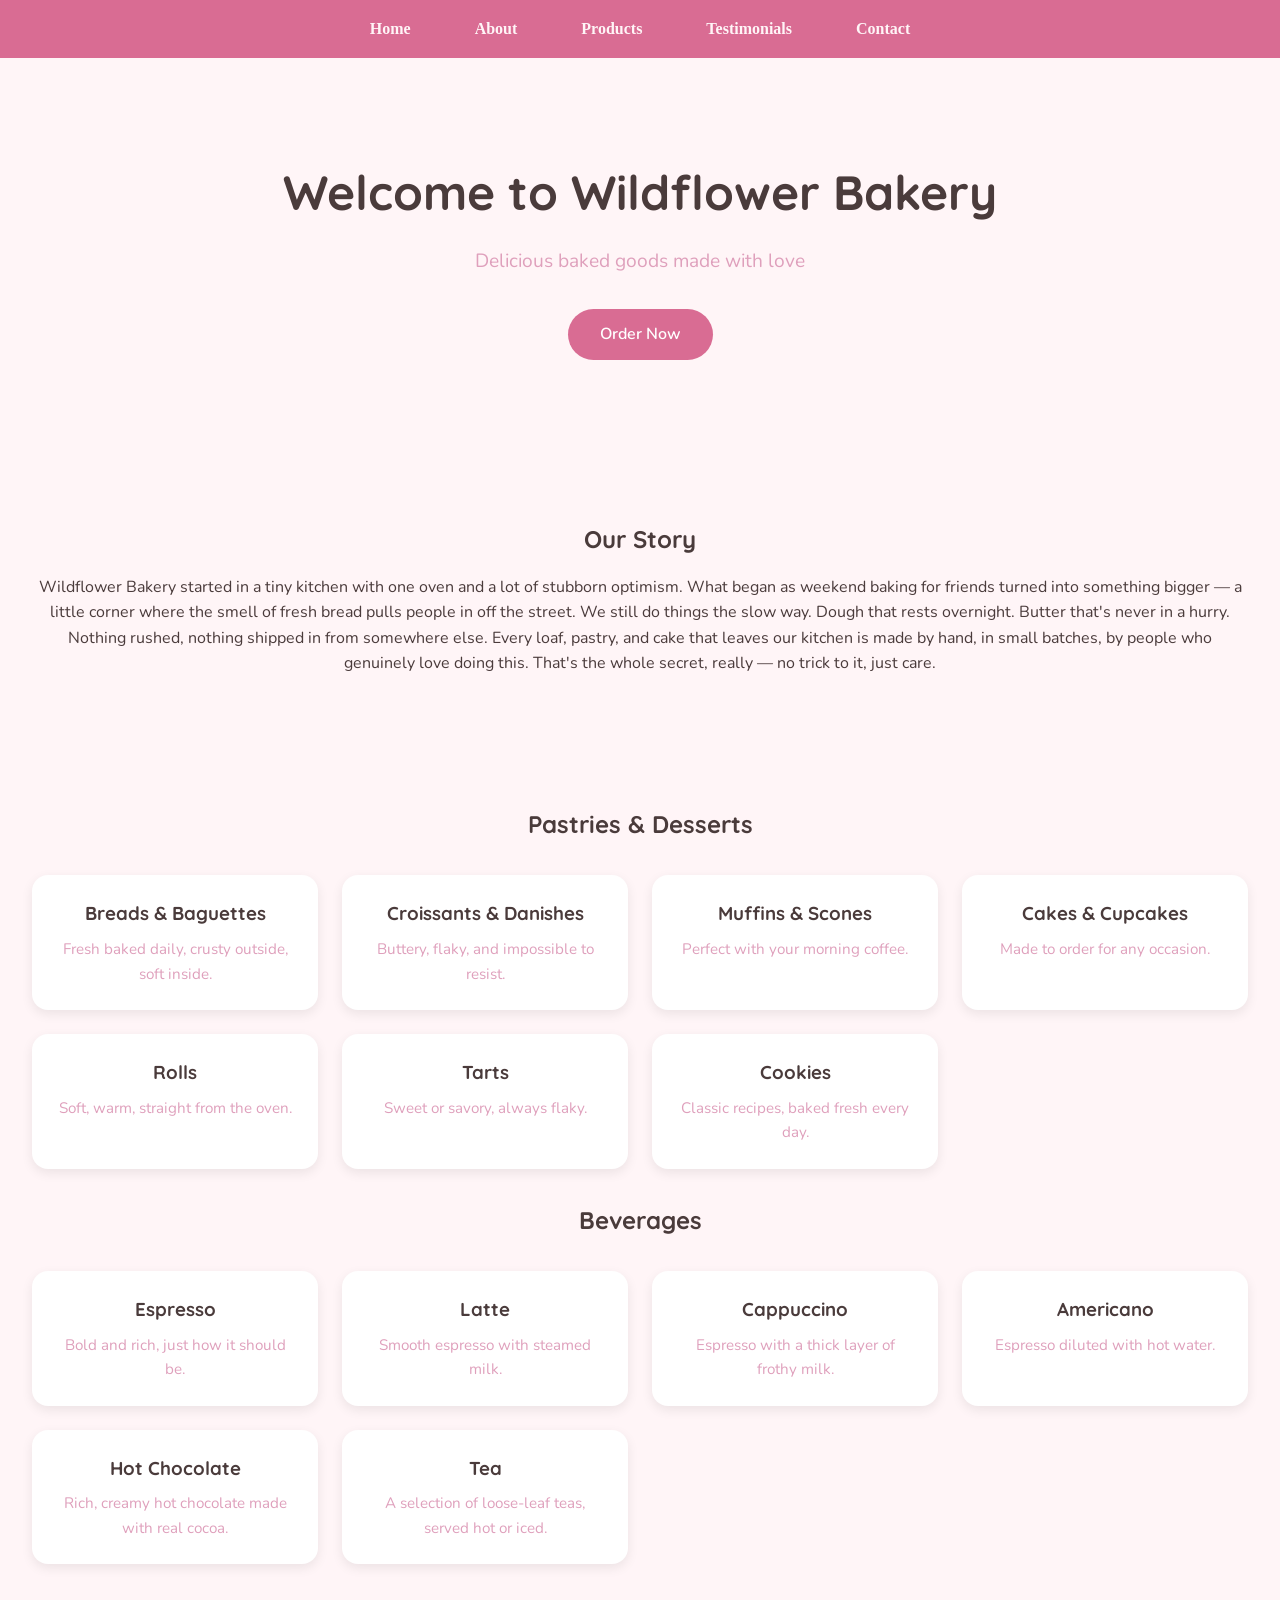
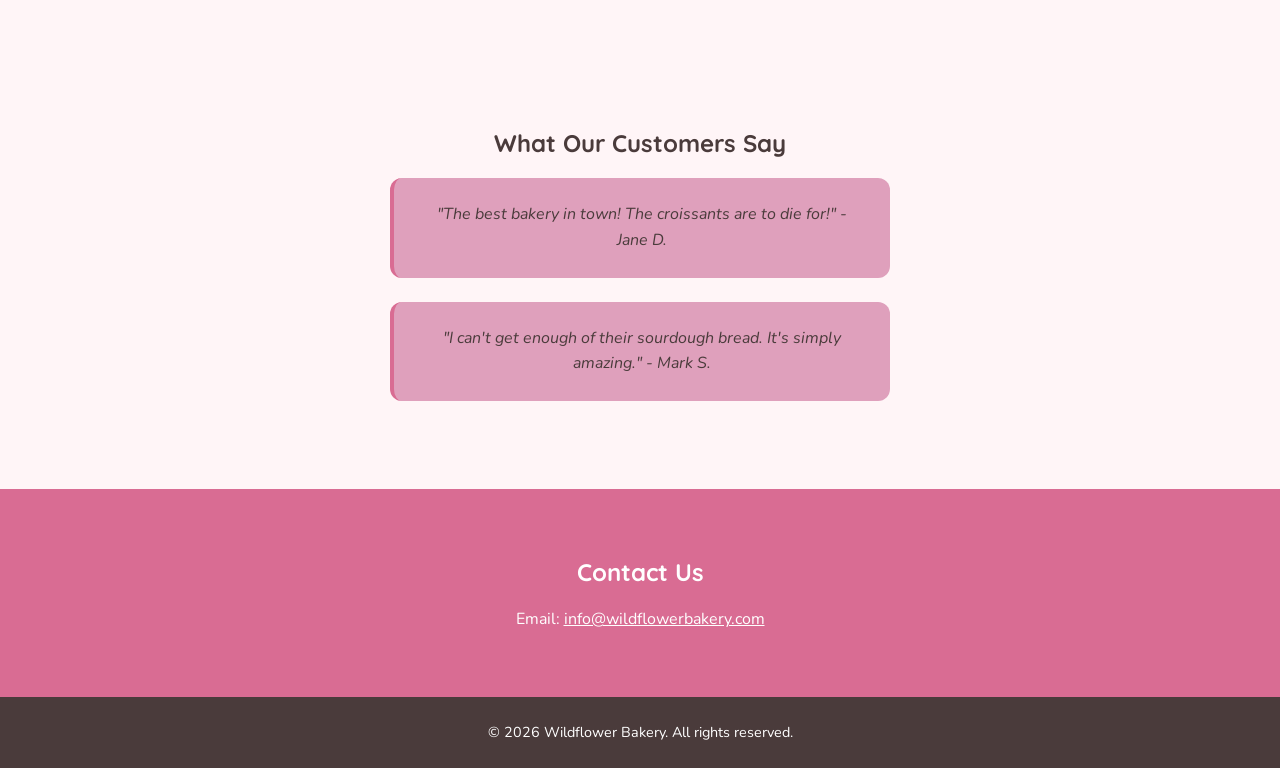
<file: Index.html>
<!DOCTYPE html>
<html lang="en">
    <head>
        <meta charset="UTF-8">
        <meta name="viewport" content="width=device-width, initial-scale=1.0">
        <link rel="stylesheet" href="styles.css">
        <title>Wildflower Bakery</title>
    </head>
    <body>
        <header>
            <nav>
                <ul>
                    <li><a href="#">Home</a></li>
                    <li><a href="#">About</a></li>
                    <li><a href="#">Products</a></li>
                    <li><a href="#">Testimonials</a></li>
                    <li><a href="#">Contact</a></li>
                </ul>
            </nav>
        </header>
        <section class="hero">
            <h1>Welcome to Wildflower Bakery</h1>
            <p>Delicious baked goods made with love</p>
            <a href="#contact" class="btn">Order Now</a>
        </section>

        <section class="about">
            <h2>Our Story</h2>
            <p>Wildflower Bakery started in a tiny kitchen with one oven and a lot of stubborn optimism. What began as weekend baking for friends turned into something bigger — a little corner where the smell of fresh bread pulls people in off the street.
We still do things the slow way. Dough that rests overnight. Butter that's never in a hurry. Nothing rushed, nothing shipped in from somewhere else.
Every loaf, pastry, and cake that leaves our kitchen is made by hand, in small batches, by people who genuinely love doing this. That's the whole secret, really — no trick to it, just care.</p>
        </section>

        <section class="products">
    <h2>Pastries & Desserts</h2>
    <div class="card-grid">
        <div class="card">
            <h3>Breads & Baguettes</h3>
            <p>Fresh baked daily, crusty outside, soft inside.</p>
        </div>
        <div class="card">
            <h3>Croissants & Danishes</h3>
            <p>Buttery, flaky, and impossible to resist.</p>
        </div>
        <div class="card">
            <h3>Muffins & Scones</h3>
            <p>Perfect with your morning coffee.</p>
        </div>
        <div class="card">
            <h3>Cakes & Cupcakes</h3>
            <p>Made to order for any occasion.</p>
        </div>
        <div class="card">
            <h3>Rolls</h3>
            <p>Soft, warm, straight from the oven.</p>
        </div>
        <div class="card">
            <h3>Tarts</h3>
            <p>Sweet or savory, always flaky.</p>
        </div>
        <div class="card">
            <h3>Cookies</h3>
            <p>Classic recipes, baked fresh every day.</p>
        </div>
    </div>

    <h2>Beverages</h2>
    <div class="card-grid">
        <div class="card">
            <h3>Espresso</h3>
            <p>Bold and rich, just how it should be.</p>
        </div>
        <div class="card">
            <h3>Latte</h3>
            <p>Smooth espresso with steamed milk.</p>
        </div>
        <div class="card">
            <h3>Cappuccino</h3>
            <p>Espresso with a thick layer of frothy milk.</p>
        </div>
        <div class="card">
            <h3>Americano</h3>
            <p>Espresso diluted with hot water.</p>
        </div>
        <div class="card">
            <h3>Hot Chocolate</h3>
            <p>Rich, creamy hot chocolate made with real cocoa.</p>
        </div>
        <div class="card">
            <h3>Tea</h3>
            <p>A selection of loose-leaf teas, served hot or iced.</p>
        </div>
    </div>
</section>

        <section class="testimonials">
            <h2>What Our Customers Say</h2>
            <blockquote>
                <p>"The best bakery in town! The croissants are to die for!" - Jane D.</p>
            </blockquote>
            <blockquote>
                <p>"I can't get enough of their sourdough bread. It's simply amazing." - Mark S.</p>
            </blockquote>
        </section>

        <section class="contact">
            <h2>Contact Us</h2>
            <p>Email: <a href="mailto:info@wildflowerbakery.com">info@wildflowerbakery.com</a></p>
        </section>

        <footer>
            <p>&copy; 2026 Wildflower Bakery. All rights reserved.</p>
        </footer>
    </body>
</html>
</file>
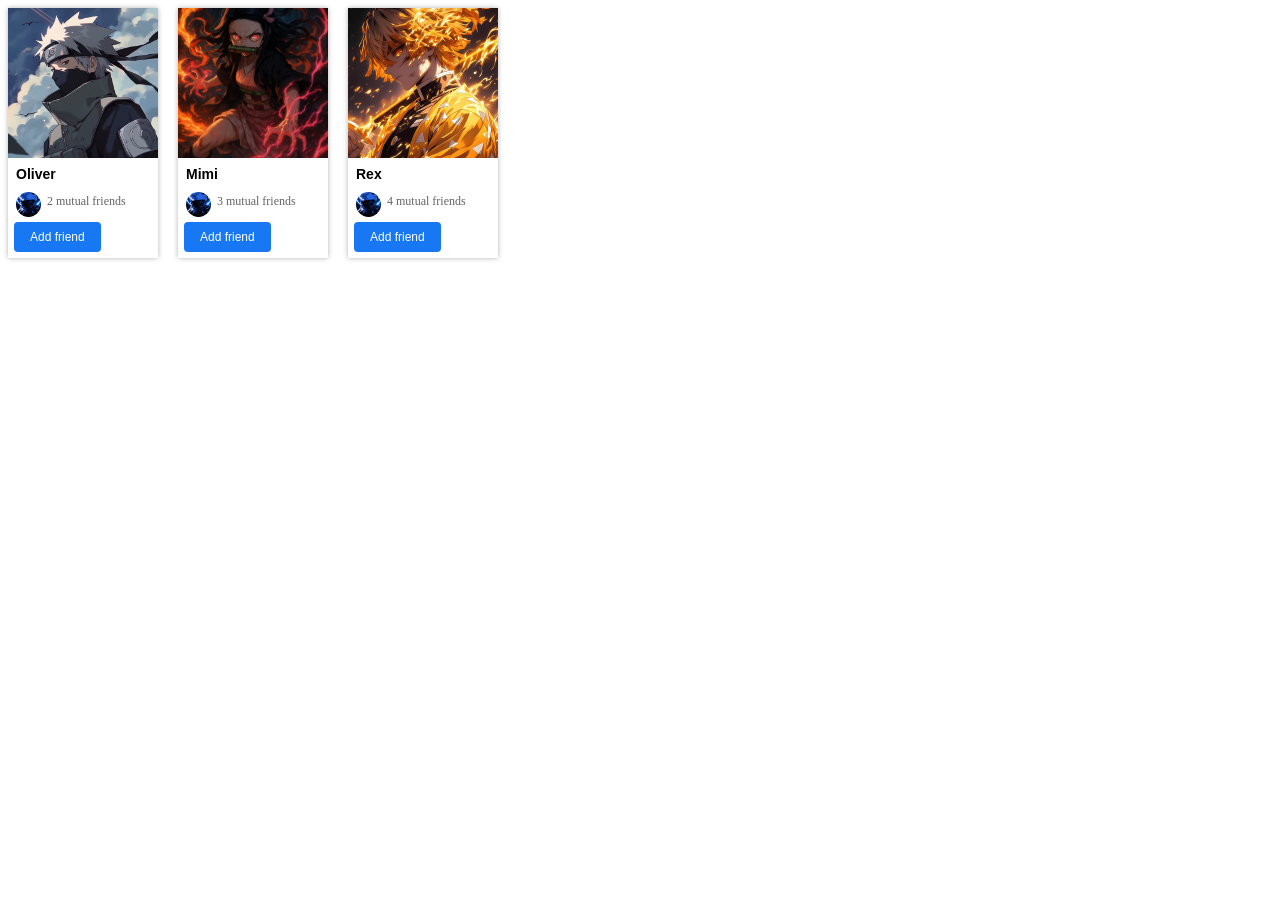
<file: Facebook friends/index.html>
<!DOCTYPE html>
<html>
  <head>
    <title>Challenge Exercises 10</title>
    <link rel="stylesheet" href="Styles/Challenge Exercises 10.css">
  </head>
  <body>

    <div class="profile-grid">
      <div class="profile">
         <img class="profile-picture"src="thumbnails/Kakashi pic.jpg">
         <p class="Name">Oliver</p>

        <div class="mutual-friend-row">
          <img class="mutual-friend-pfp" src="thumbnails/Gojooo.jpg">
          <p class="mutuals">2 mutual friends</p>
        </div>
        <div>
          <button class="add-button">Add friend</button>
        </div> 
      </div>

      <div class="profile">
         <img class="profile-picture" src="thumbnails/Nezuko Kamado.jpg">
         <p class="Name">Mimi</p>

        <div class="mutual-friend-row">
          <img class="mutual-friend-pfp" src="thumbnails/Gojooo.jpg">
          <p class="mutuals">3 mutual friends</p>
        </div>
        <div>
          <button class="add-button">Add friend</button>
        </div> 
      </div>

      <div class="profile">
         <img class="profile-picture" src="thumbnails/zenitsu-agatsuma-5k-1920x1200-16938.jpg">
         <p class="Name">Rex</p>

        <div class="mutual-friend-row">
          <img class="mutual-friend-pfp" src="thumbnails/Gojooo.jpg">
          <p class="mutuals">4 mutual friends</p>
        </div>
         <div>
          <button class="add-button">Add friend</button>
         </div> 
      </div>
    </div>
  </body>
</html>
</file>
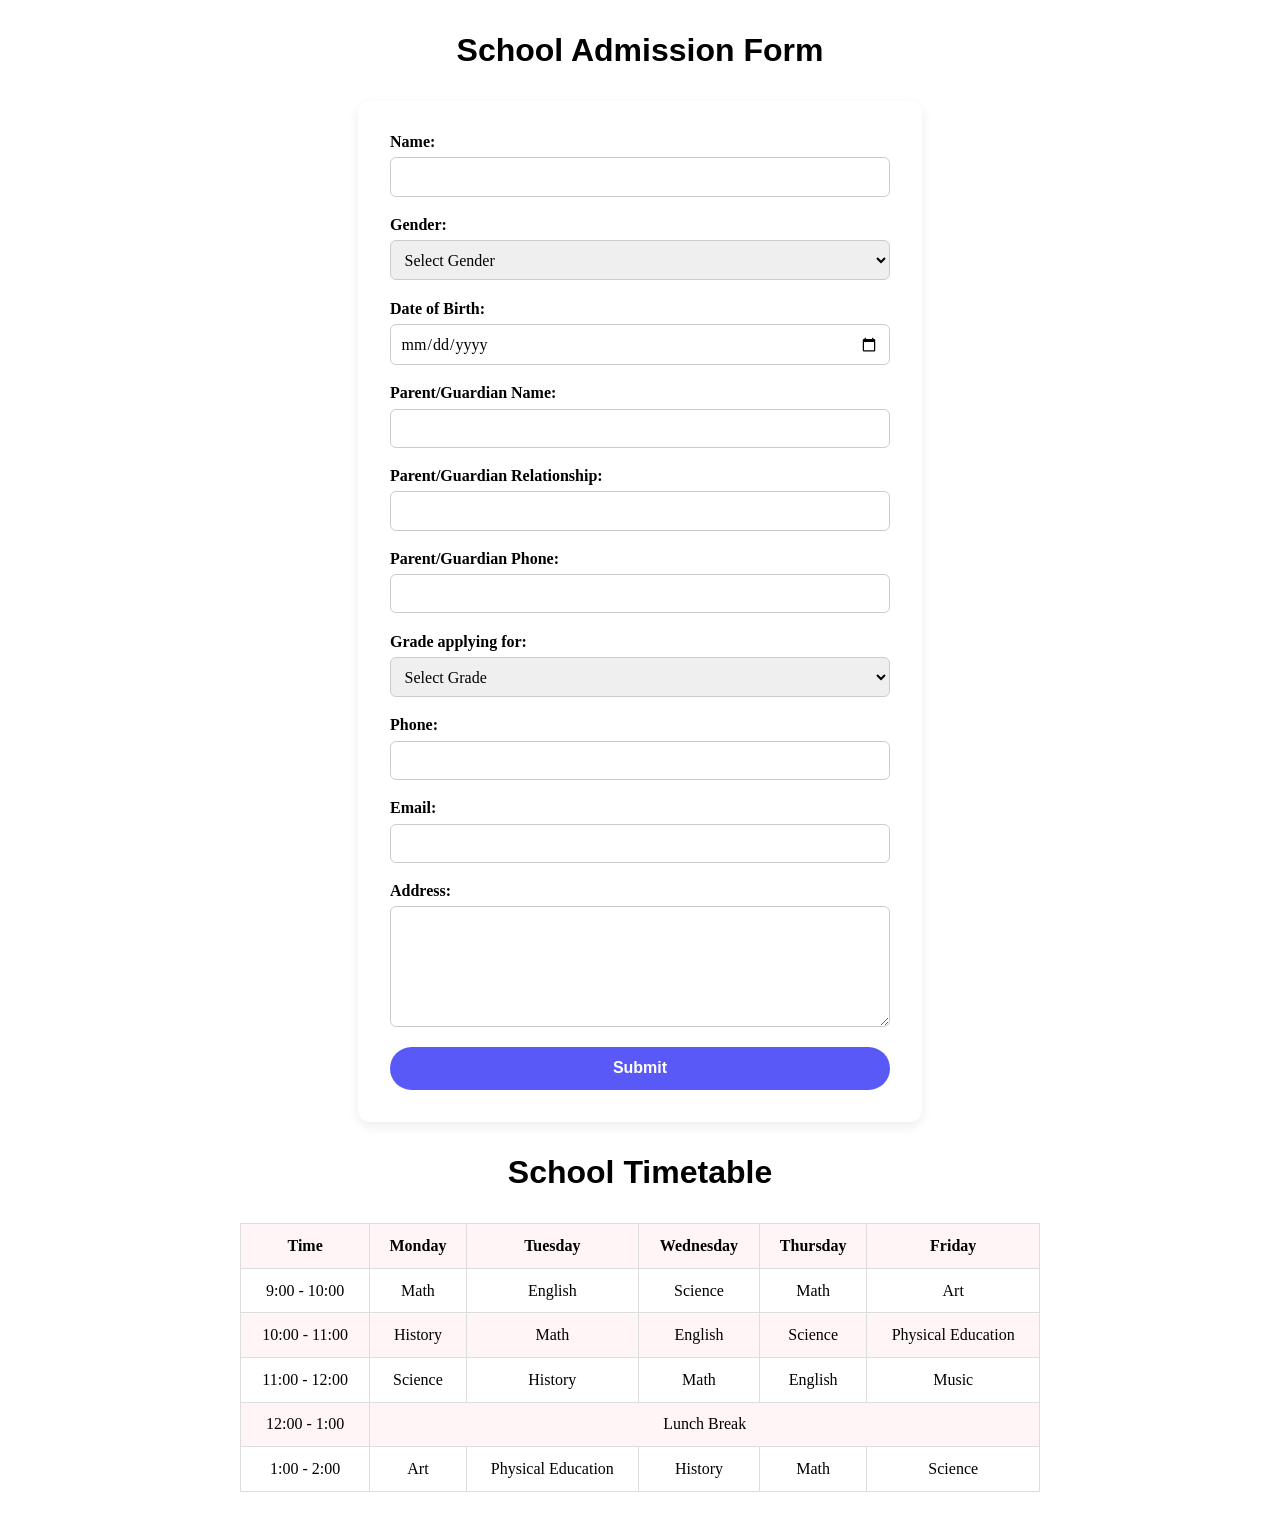
<file: School Form/index.html>
<!Doctype html>
<html lang="en">
    <head>
        <meta charset="UTF-8">
        <meta name="viewport" content="width=device-width, initial-scale=1.0">
        <title>School Form</title>
        <link rel="stylesheet" href="styles.css">
    </head>
    <body>
        <h1>School Admission Form</h1>
        <form>
            <div>
                <label for="name">Name:</label>
                <input type="text" id="name" name="name" required>
            </div>

            <div>
                <label for="gender">Gender:</label>
                <select id="gender" name="gender">
                    <option value="">Select Gender</option>
                    <option value="male">Male</option>
                    <option value="female">Female</option>
                </select>
            </div>

            <div>
                <label for="dob">Date of Birth:</label>
                <input type="date" id="dob" name="dob" required>
            </div>

            <div>
                <label for="guardian">Parent/Guardian Name:</label>
                <input type="text" id="guardian" name="guardian" required>
            </div>

            <div>
                <label for="relationship">Parent/Guardian Relationship:</label>
                <input type="text" id="relationship" name="relationship" required>
            </div>

            <div>
                <label for="guardian-phone">Parent/Guardian Phone:</label>
                <input type="tel" id="guardian-phone" name="guardian-phone" required>
            </div>

            <div>
                <label for="grade">Grade applying for:</label>
                <select id="grade" name="grade" required>
                    <option value="">Select Grade</option>
                    <option value="1">1st Grade</option>
                    <option value="2">2nd Grade</option>
                    <option value="3">3rd Grade</option>
                    <option value="4">4th Grade</option>
                    <option value="5">5th Grade</option>
                </select>
            </div>

            <div>
                <label for="phone">Phone:</label>
                <input type="tel" id="phone" name="phone">
            </div>

            <div>
                <label for="email">Email:</label>
                <input type="email" id="email" name="email" required>
            </div>

                <div>
                    <label for="address">Address:</label>
                    <textarea id="address" name="address"></textarea>
                </div>

            <button type="submit">Submit</button>
        </form>

        
        <table>
            <h1>School Timetable</h1>
    <tr>
        <th>Time</th>
        <th>Monday</th>
        <th>Tuesday</th>
        <th>Wednesday</th>
        <th>Thursday</th>
        <th>Friday</th>
    </tr>
    <tr>
        <td>9:00 - 10:00</td>
        <td>Math</td>
        <td>English</td>
        <td>Science</td>
        <td>Math</td>
        <td>Art</td>
    </tr>
    <tr>
        <td>10:00 - 11:00</td>
        <td>History</td>
        <td>Math</td>
        <td>English</td>
        <td>Science</td>
        <td>Physical Education</td>
    </tr>
    <tr>
        <td>11:00 - 12:00</td>
        <td>Science</td>
        <td>History</td>
        <td>Math</td>
        <td>English</td>
        <td>Music</td>
    </tr>
    <tr>
        <td>12:00 - 1:00</td>
        <td colspan="5">Lunch Break</td>    
    </tr>
    <tr>
        <td>1:00 - 2:00</td>
        <td>Art</td>
        <td>Physical Education</td>
        <td>History</td>
        <td>Math</td>
        <td>Science</td>
    </tr>
</table>
    </body>
</html>
</file>
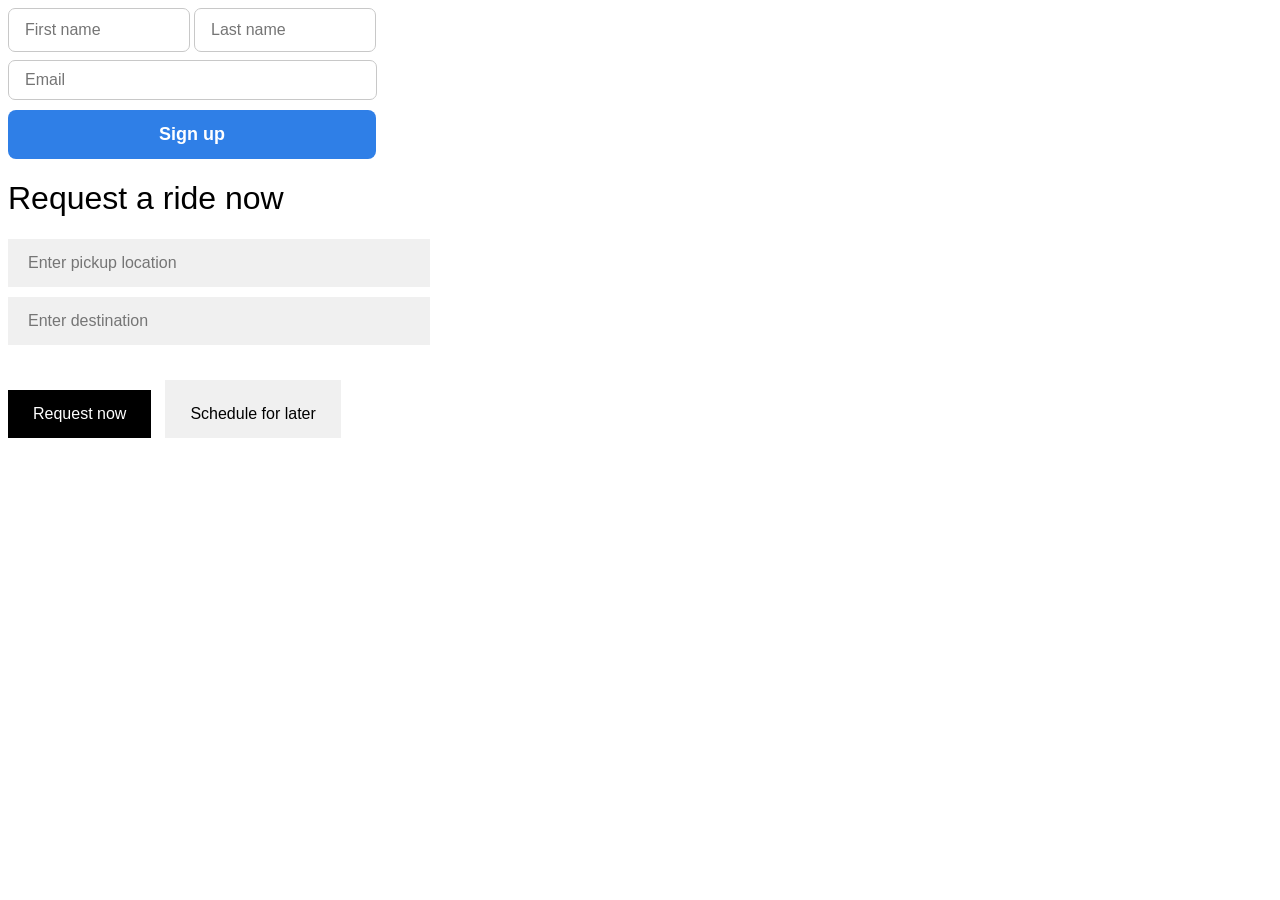
<file: Uber UI/index.html>
<!DOCTYPE html>
<html>
  <head>
    <title>Challenge Exercises 8</title>
    <link rel="stylesheet" href="Styles/Challenge Exercises 8.css">
  </head>
  <body>
    <input class="firstname-box" type="text" placeholder="First name">
    <input class="lastname-box" type="text" placeholder="Last name">
    <input class="Email-bar" type ="text" placeholder="Email">
    
    <button class="signup-button">Sign up</button>
    <h1 class="uber-request">
      Request a ride now
    </h1>
    <input class="location" type="text" placeholder="Enter pickup location">
    <input class="destination" type="text" placeholder="Enter destination">
    <button class="request-button">Request now</button>
    <button class="schedule-button">Schedule for later</button>
  </body>
</html>
</file>
<file: styles.css>
@import url('https://fonts.googleapis.com/css2?family=Quicksand:wght@500;700&family=Nunito:wght@400;600&display=swap');

* {
    margin: 0;
    padding: 0;
    box-sizing: border-box;
}

:root {
    --bg-color: #fff5f7;
    --text-color: #4a3b3b;
    --accent-color: #d96c93;
    --secondary-color: #dfa0bc;
}

body {
    font-family: "Nunito", sans-serif;
    line-height: 1.6;
    background-color: var(--bg-color);
    color: var(--text-color);
    accent-color: var(--accent-color);
}

h1, h2, h3 {
    font-family: "Quicksand", sans-serif;
    font-weight: 700;
    margin-bottom: 1rem;
}

header {
    background-color: var(--accent-color);
    color: var(--text-color);
    font-family: "Playfair Display", serif;
    padding: 1rem 2rem;
    text-align: center;
}

nav ul {
    list-style: none;
    display: flex;
    justify-content: center;
    gap: 4rem;
}

nav a {
    text-decoration: none;
    color: var(--bg-color);
    font-weight: 600;
}

nav a:hover {
    color: var(--text-color);
}

.hero {
    text-align: center;
    padding: 6rem 4rem;
}

.hero h1 {
    font-size: 3rem;
    margin-bottom: 1rem;
}

.hero p {
    font-size: 1.2rem;
    color: var(--secondary-color);
    margin-bottom: 2rem;
    
}

.btn {
    display: inline-block;
    background-color: var(--accent-color);
    color: white;
    padding: 0.8rem 2rem;
    border-radius: 30px;
    text-decoration: none;
    font-weight: 600;
    transition: background-color  0.3s ease;
    transition: transform 0.3s ease;
}

.btn:hover {
    background-color: var(--secondary-color);
    transform: translateY(-5px);
}

.btn:active {
    background-color: var(--text-color);
}

.about {
    padding: 4rem 2rem;
    text-align: center;
}

.products {
    padding: 4rem 2rem;
    text-align: center;
}

.card-grid {
    display: grid;
    grid-template-columns: repeat(auto-fit, minmax(250px, 1fr));
    gap: 1.5rem;
    margin-bottom: 2rem;
    margin-top: 2rem;
}

.card {
    background-color: white;
    border-radius: 16px;
    padding: 1.5rem;
    box-shadow: 0 4px 12px rgba(0, 0, 0, 0.08);
    overflow: hidden;
    transition: transform 0.3s ease;
}

.card:hover {
    transform: translateY(-5px);
    cursor: pointer;
}

.card h3 {
    color: var(--text-color);
    margin-bottom: 0.5rem;
}

.card p {
    color: var(--secondary-color);
    font-size: 0.95rem;
}

.testimonials {
    text-align: center;
    padding: 4rem 2rem;
}

blockquote {
    font-style: italic;
    background-color: var(--secondary-color);
    padding: 1.5rem 2rem;
    margin: 0 auto 1.5rem;
    max-width: 500px;
    border-radius: 12px;
    border-left: 4px solid var(--accent-color);
}

.contact {
    background-color: var(--accent-color);
    color: white;
    text-align: center;
    padding: 4rem 2rem;
}

.contact a {
    color: white;
    text-decoration: underline;
}

footer {
    text-align: center;
    padding: 1.5rem;
    background-color: var(--text-color);
    color: white;
    font-size: 0.9rem;
}
</file>
<file: Facebook friends/Styles/Challenge Exercises 10.css>
.profile-picture {
        width: 150px;
        object-fit: cover;
        height: 150px;
      }

      .mutual-friend-row {
        display: grid;
        grid-template-columns: 25px 1fr;
        align-items: center;
        margin-left: 2px;
      }

      .Name {
        font-size: 14px;
        font-weight: bold;
        margin-bottom: 0;
        margin-top: 4px;
        margin-left: 8px;
        font-family: arial;
      }

      .mutuals {
        font-size: 12px;
        color: rgb(100,100, 100); 
        margin-left: 12px;
      }

      .mutual-friend-pfp {
        border-radius: 50px;
        width: 25px;
        height: 25px;
        object-fit: cover;
        margin-top: 6px;
        margin-left: 6px;
        vertical-align: middle;
      }

      .add-button {
        background-color: rgb(24, 119, 242);
        color: white;
        padding-left: 16px;
        padding-top: 8px;
        padding-right: 16px;
        padding-bottom: 8px;
        border: none;
        font-size: 12px;
        border-radius: 4px;
        cursor: pointer;
        margin-top: 1px;
        margin-left: 6px;
        margin-bottom: 6px;
      }

      .profile-grid {
        display: grid;
        grid-template-columns: 150px 150px 150px;  
        column-gap: 20px;
      }

      .profile {
        box-shadow:  0px 0px 5px rgba(0, 0, 0, 0.3); 
      }
</file>
<file: School Form/styles.css>
h1 {
    text-align: center;
    margin-top: 2rem;
    font-family: 'Arial', sans-serif;
    font-size: 2rem;
}

form {
    max-width: 500px;
    margin: 2rem auto;
    padding: 2rem;
    background-color: white;
    border-radius: 12px;
    box-shadow: 0 4px 12px rgba(0, 0, 0, 0.08);
}

form div {
    margin-bottom: 1.2rem;
    display: flex;
    flex-direction: column;
}

label {
    margin-bottom: 0.4rem;
    font-weight: 600;
}

input,
select,
textarea {
    padding: 0.6rem;
    border: 1px solid #ccc;
    border-radius: 6px;
    font-family: inherit;
    font-size: 1rem;
}

button {
    display: block;
    width: 100%;
    background-color: rgb(89, 89, 247);
    color: white;
    padding: 0.8rem;
    border: none;
    border-radius: 30px;
    font-size: 1rem;
    font-weight: 600;
    cursor: pointer;
    margin-top: 0.5rem;
}

button:hover {
    opacity: 0.9;
}

textarea {
    min-height: 100px;
    resize: vertical;
}

table {
    width: 100%;
    border-collapse: collapse;
    margin: 2rem auto;
    max-width: 800px;
}

th, td {
    padding: 0.8rem;
    text-align: center;
    border: 1px solid #ddd;
}

th {
    color: black;
}

tr:nth-child(odd) {
    background-color: #FFF5F7;
}
</file>
<file: Uber UI/Styles/Challenge Exercises 8.css>
.firstname-box,
      .lastname-box {
        display: inline-block;
        width: 148px;
        padding-top: 12px;
        padding-bottom: 12px;
        padding-left: 16px;
        padding-right: 16px;
        border-radius: 7px;
        border-style: solid;
        border-color: rgb(200, 200, 200);
        margin-bottom: 8px;
        border-width: 1px;
        font-size: 16px;
      }

      .Email-bar {
        display: block;
        width: 335px;
        padding-top: 10px;
        padding-bottom: 10px;
        padding-left: 16px;
        padding-right: 16px;
        margin-right: 4px;
        border-radius: 7px;
        border-style: solid;
        border-color: rgb(200, 200, 200);
        border-width: 1px;
        margin-bottom: 10px;
        font-size: 16px;
      }

      .uber-request {
        font-family: arial;
        font-weight: normal;
      }

      .location,
      .destination {
        width: 400px;
        padding-top: 15px;
        font-family: arial;
        padding-bottom: 15px;
        padding-left: 20px;
        margin-bottom: 10px;
        border: none;
        background-color: rgb(240, 240, 240);
        display: block;
        font-size: 16px;
      }

      .signup-button {
        background-color: rgb(47, 127, 231);
        color: white;
        font-weight: bold;
        width: 368px;
        text-align: center;
        border: none;
        padding-top: 14px;
        padding-bottom: 14px;
        padding-left: 16px;
        padding-right: 16px;
        border-radius: 8px;
        font-size: 18px;
        cursor: pointer;
      }

      .request-button {
        padding-top: 15px;
        padding-bottom: 15px;
        padding-left: 25px;
        padding-right: 25px;
        background-color: black;
        color: white;
        margin-right:10px;
        margin-top: 35px;
        border: none;
        cursor: pointer;
        font-size: 16px;
      }

      .schedule-button {
        background-color: rgb(240, 240, 240);
        color: black;
        padding-top: 25px;
        padding-bottom: 15px;
        padding-left: 25px;
        padding-right: 25px;
        font-size: 16px;
        border: none;
        cursor: pointer;
      }
</file>
